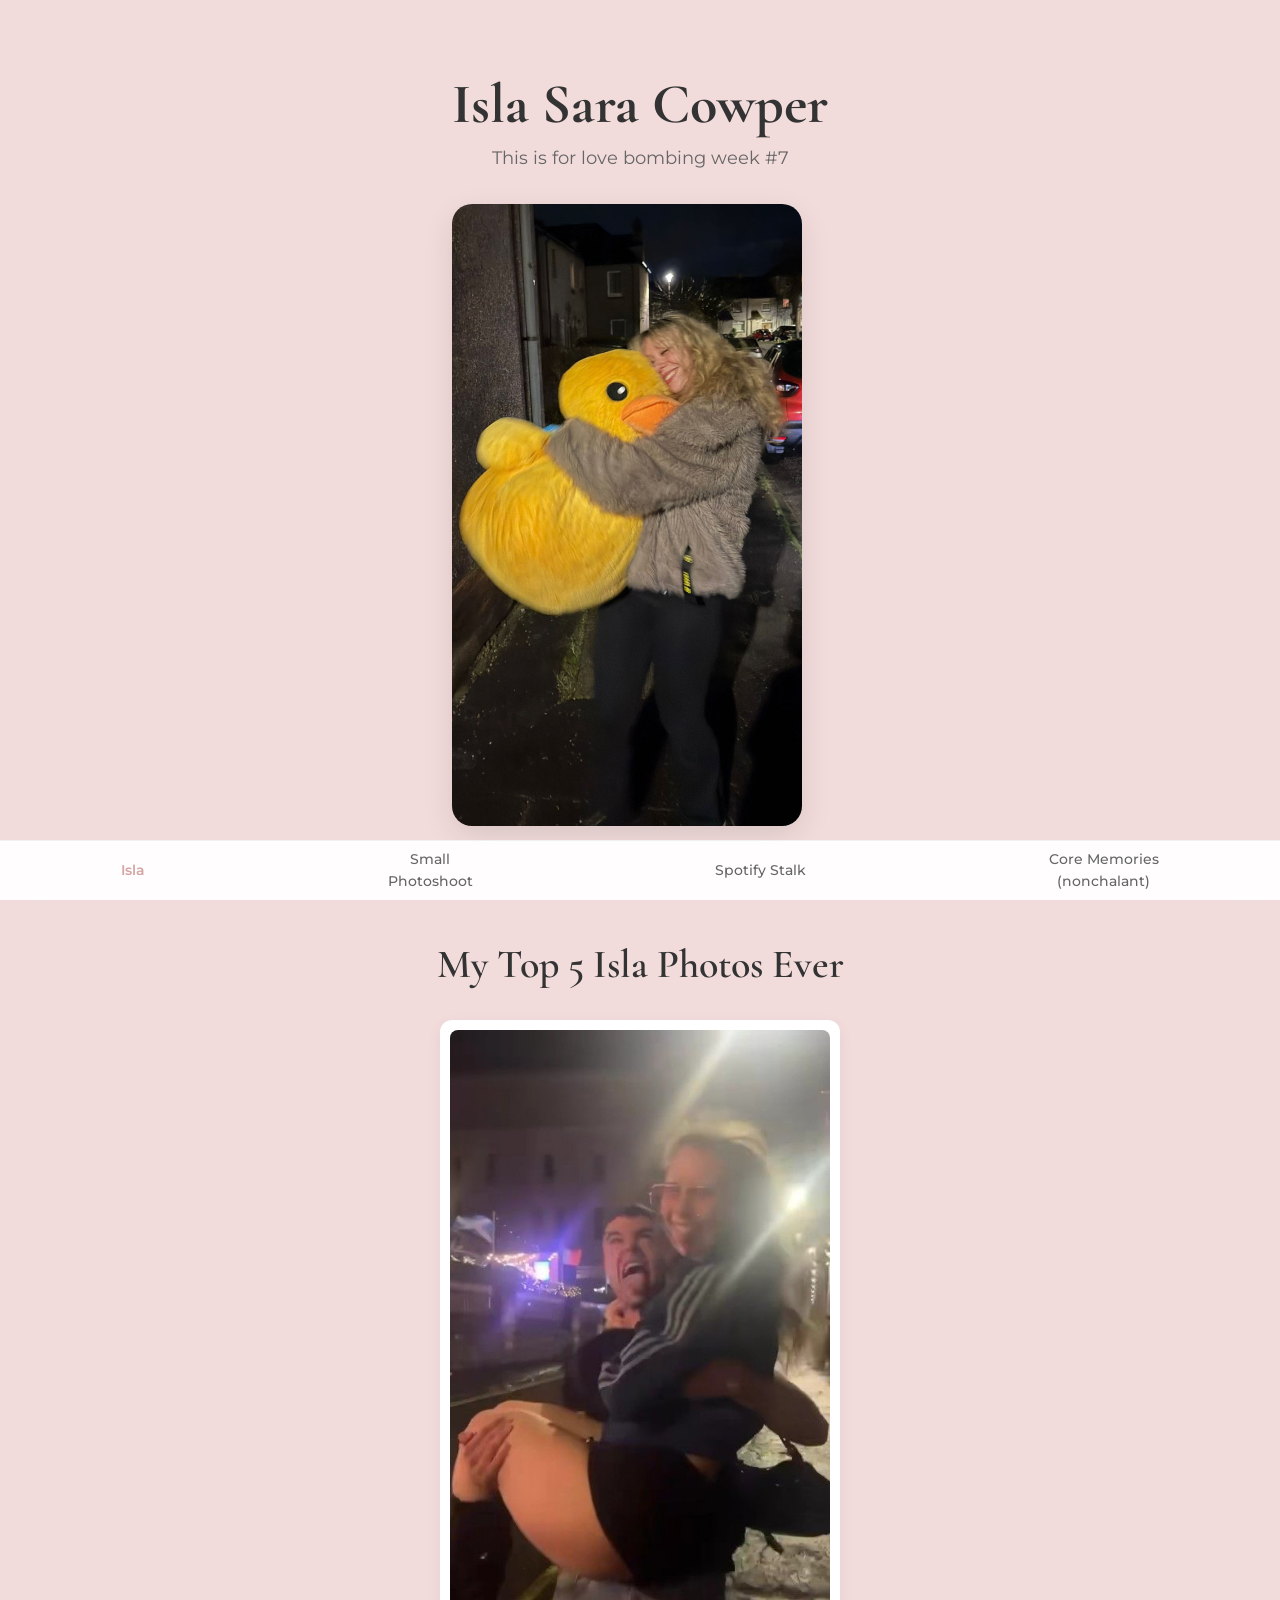
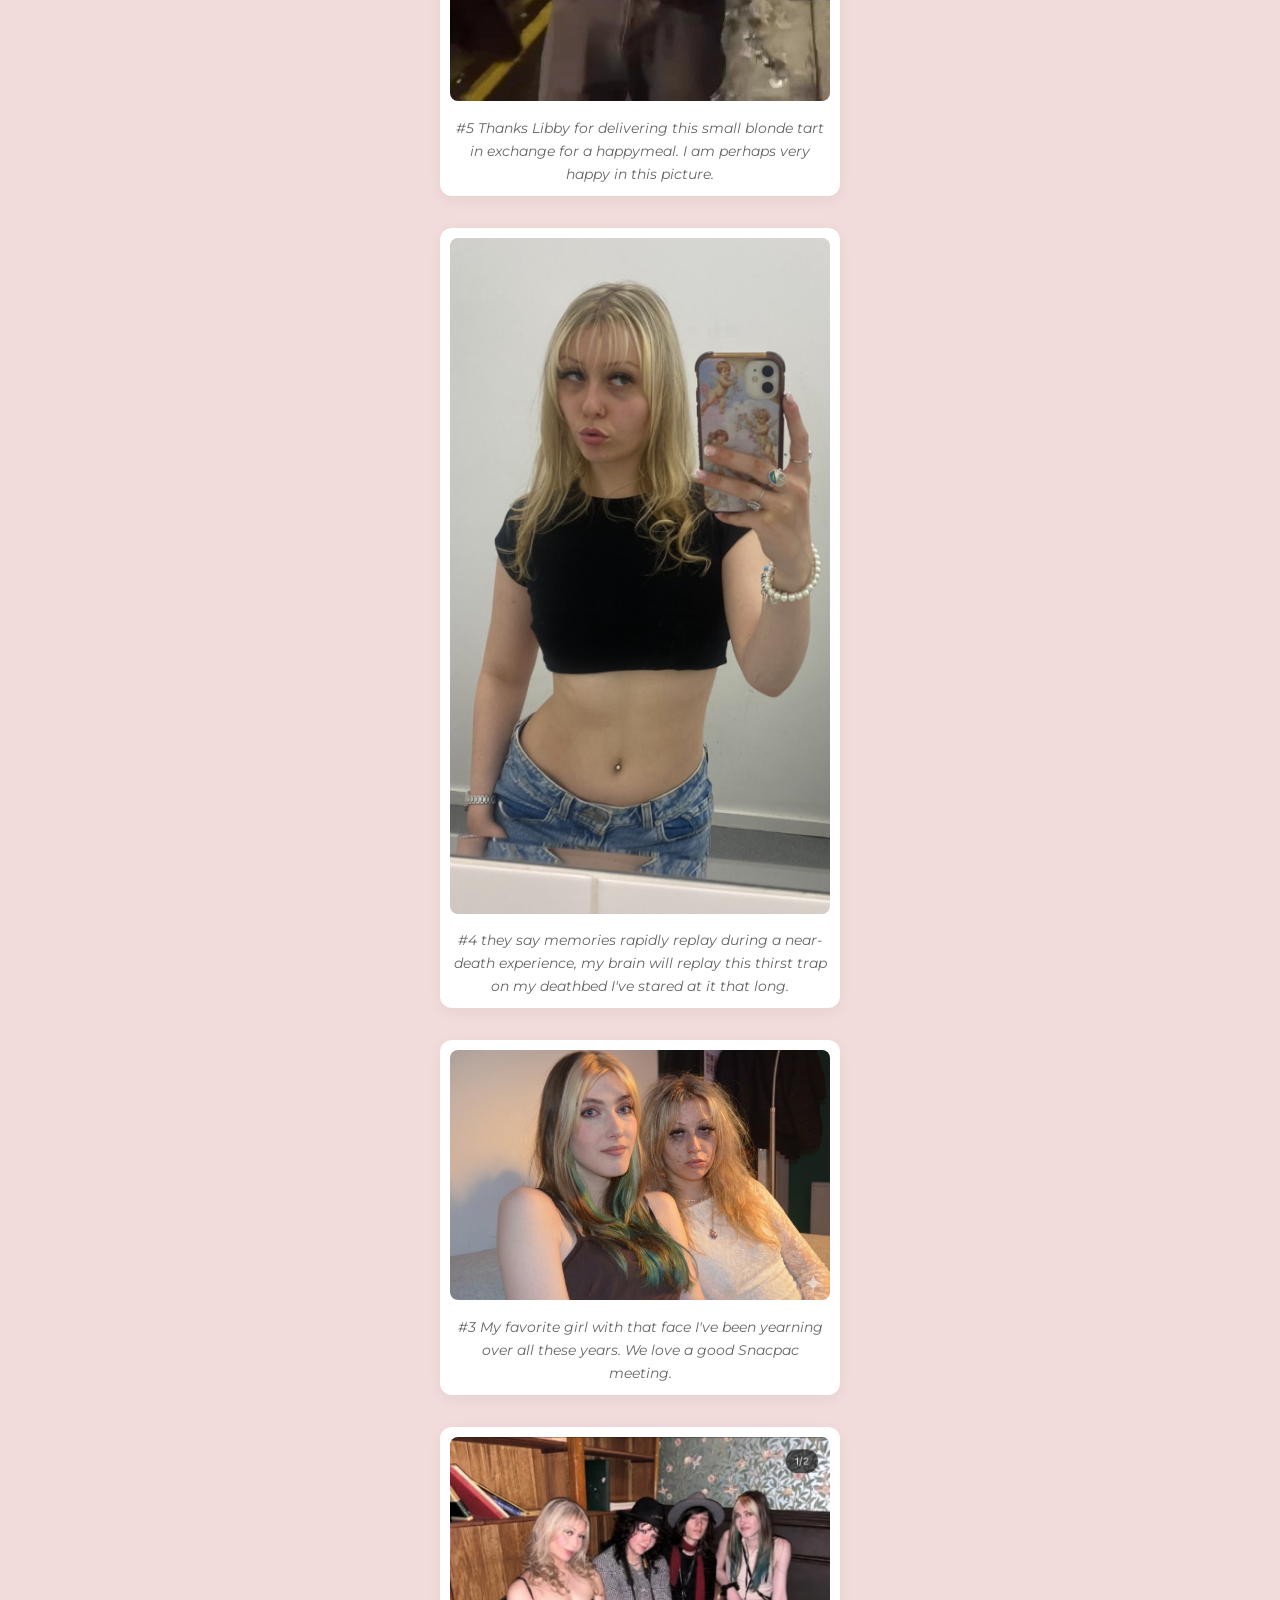
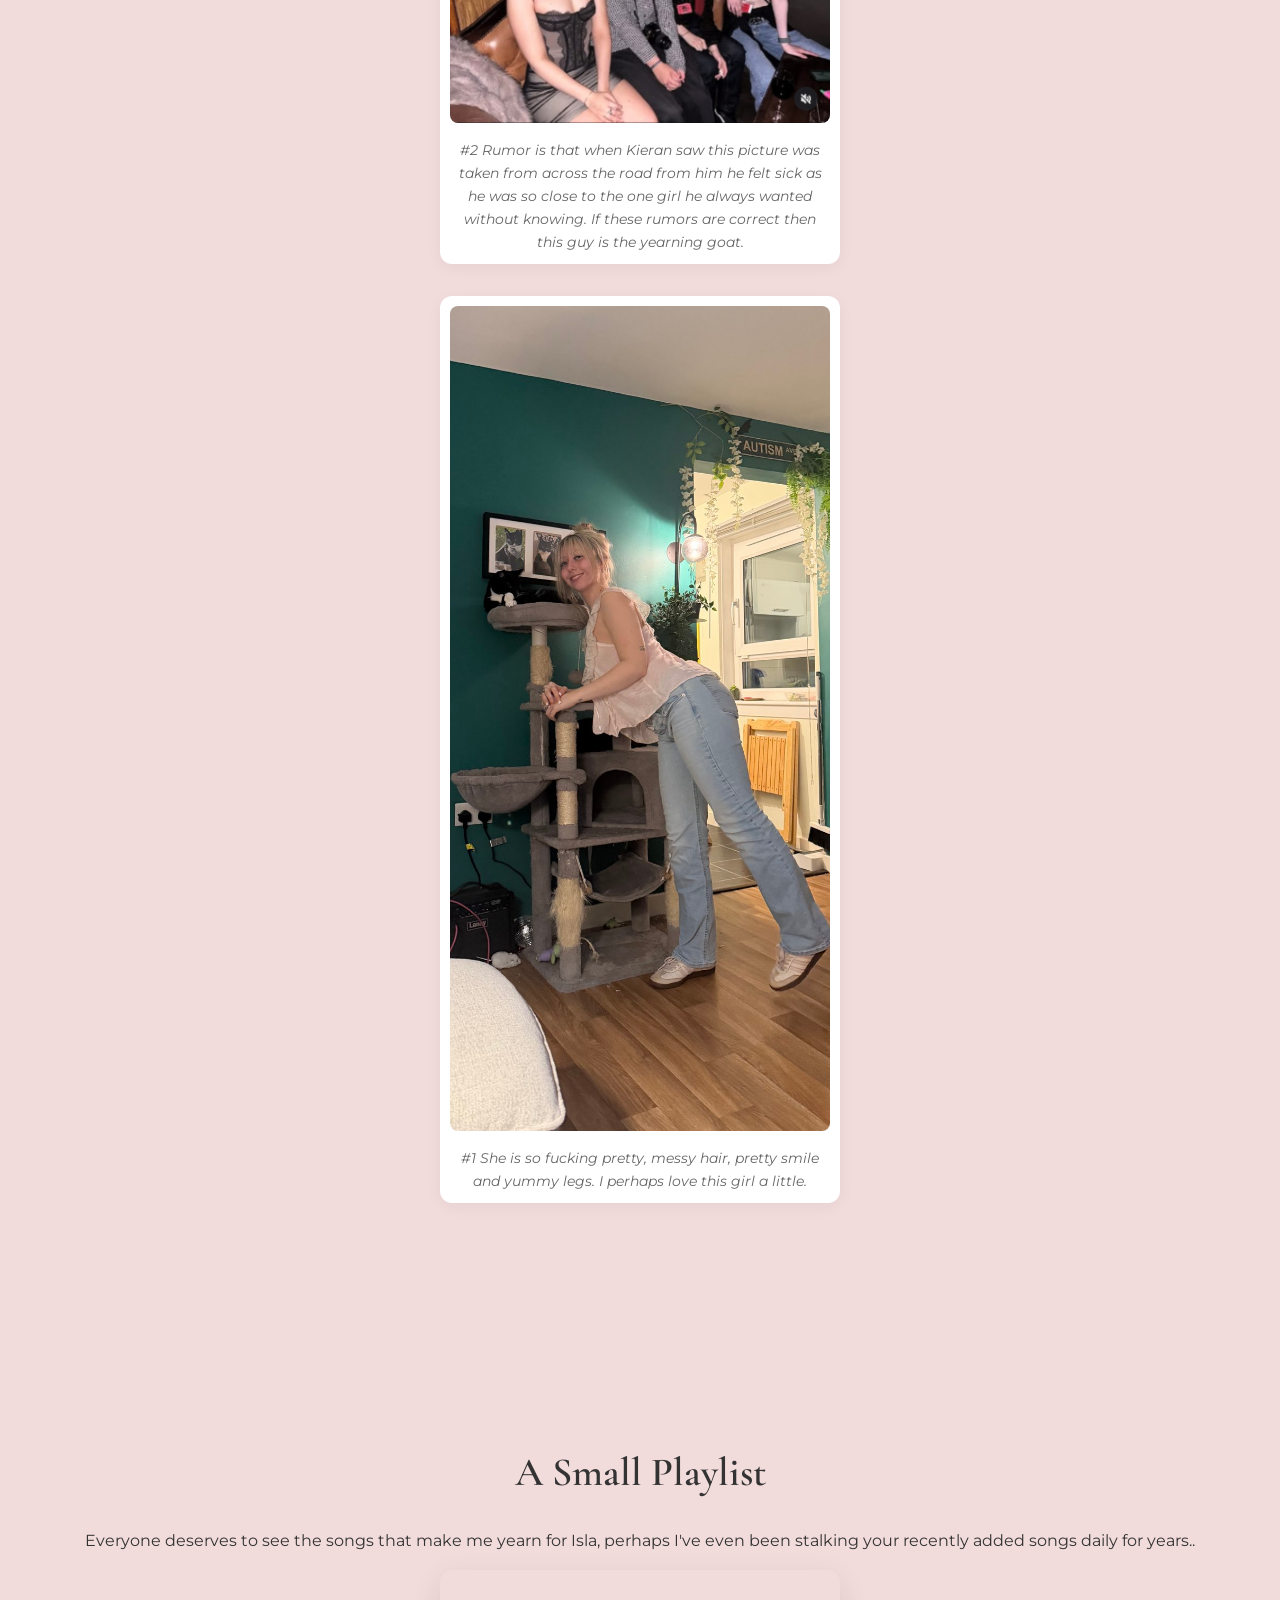
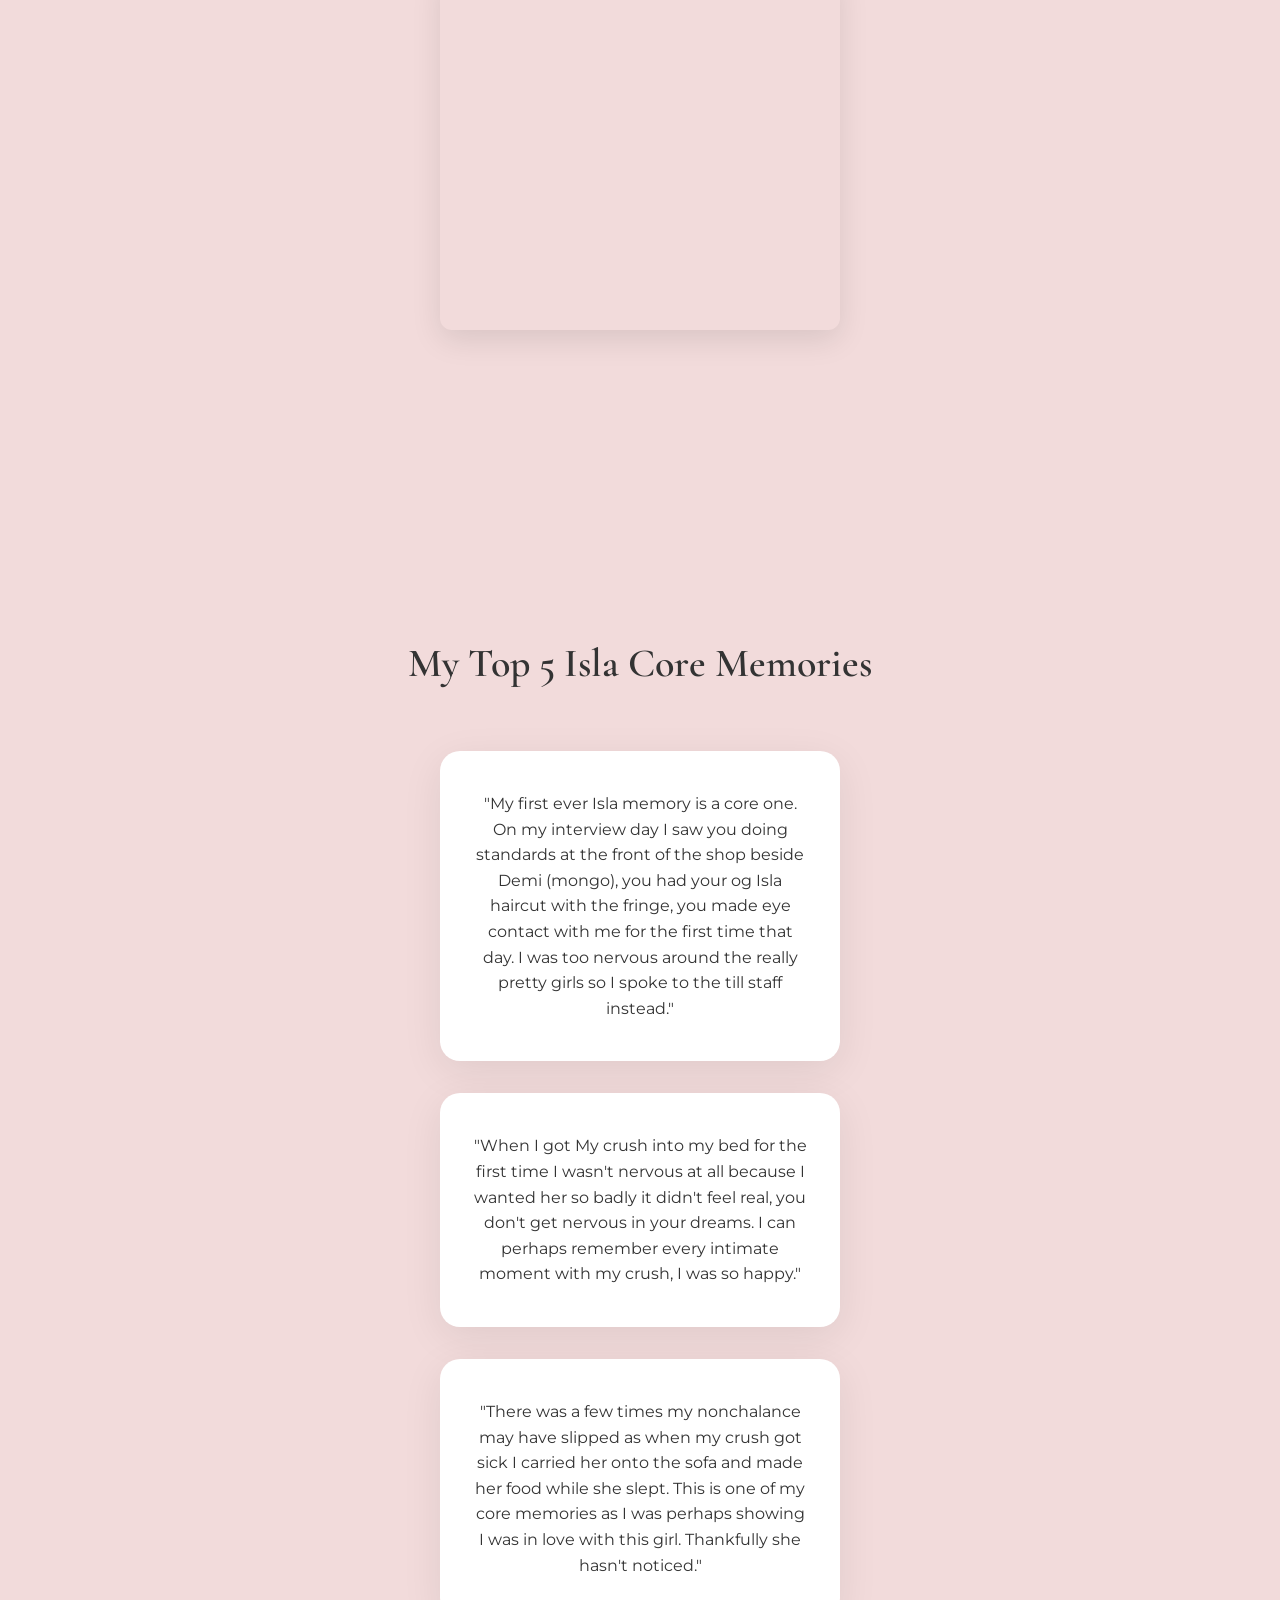
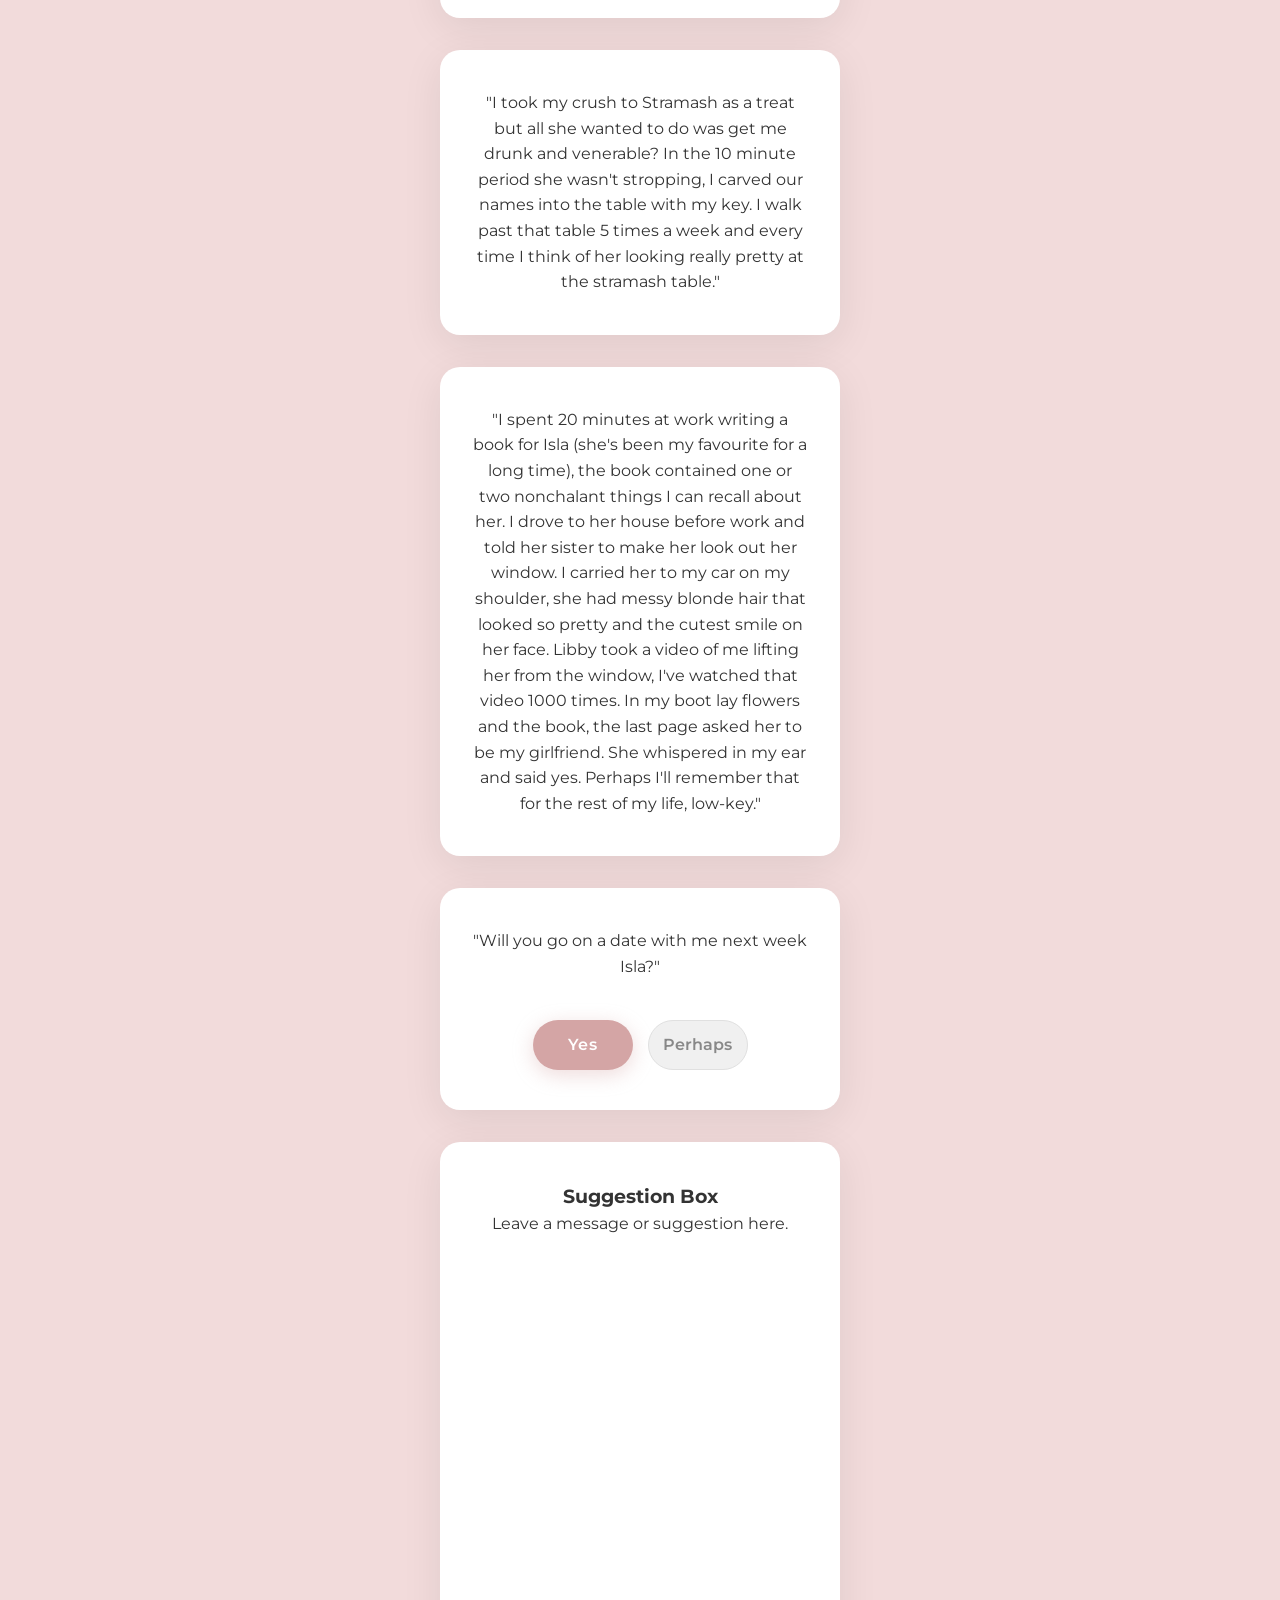
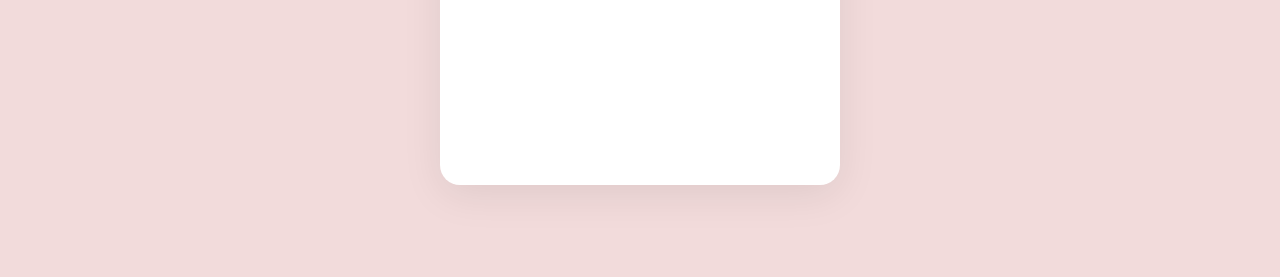
<file: index.html>
<!DOCTYPE html>
<html lang="en">
<head>
    <meta charset="UTF-8">
    <meta name="viewport" content="width=device-width, initial-scale=1.0, maximum-scale=1.0, user-scalable=no">
    <meta http-equiv="X-UA-Compatible" content="IE=edge">
    <title>Isla Official Website</title>
    <link rel="icon" type="image/png" href="images/lovebomb.jpg">
    
    <link rel="preconnect" href="https://fonts.googleapis.com">
    <link rel="preconnect" href="https://fonts.gstatic.com" crossorigin>
    <link href="https://fonts.googleapis.com/css2?family=Cormorant+Garamond:wght@400;600&family=Montserrat:wght@300;400&display=swap" rel="stylesheet">
    
    <link rel="stylesheet" href="styles.css">
</head>
<body>

    <nav class="bottom-nav">
        <a href="#home" class="nav-link active">Isla</a>
        <a href="#gallery" class="nav-link">Small<br>Photoshoot</a>
        <a href="#music" class="nav-link">Spotify Stalk</a>
        <a href="#memories" class="nav-link">Core Memories<br>(nonchalant)</a>
    </nav>

    <main>
        <section id="home" class="section">
            <div class="content-wrapper">
                <h1 class="hero-title">Isla Sara Cowper</h1>
                <p class="hero-subtitle">This is for love bombing week #7</p>
                
                <div class="hero-image-container">
                    <img src="images/isladuck.jpg" alt="my crush holding a massive fucking duck" class="hero-image">
                </div>
            </div>
        </section>

        <section id="gallery" class="section">
            <h2 class="section-title">My Top 5 Isla Photos Ever</h2>
            <div class="gallery-grid">
                <div class="gallery-item">
                    <img src="images/smalltheft.jpg" alt="6ft 4 chad lifting blonde tart">
                    <p class="caption">#5 Thanks Libby for delivering this small blonde tart in exchange for a happymeal. I am perhaps very happy in this picture.</p>
                </div>
                <div class="gallery-item">
                    <img src="images/jdmirror.jpg" alt="isla jd seflie thirst trap">
                    <p class="caption">#4 they say memories rapidly replay during a near-death experience, my brain will replay this thirst trap on my deathbed I've stared at it that long.</p>
                </div>
                <div class="gallery-item">
                    <img src="images/alyisla.png" alt="Gallery Image 3">
                    <p class="caption">#3 My favorite girl with that face I've been yearning over all these years. We love a good Snacpac meeting.</p>
                </div>
                <div class="gallery-item">
                    <img src="images/stramash.jpg" alt="Gallery Image 4">
                    <p class="caption">#2 Rumor is that when Kieran saw this picture was taken from across the road from him he felt sick as he was so close to the one girl he always wanted without knowing. If these rumors are correct then this guy is the yearning goat. </p>
                </div>                
                <div class="gallery-item">
                    <img src="images/islacat.jpg" alt="Gallery Image 5">
                    <p class="caption">#1 She is so fucking pretty, messy hair, pretty smile and yummy legs. I perhaps love this girl a little.</p>
                </div>
                
            </div>
        </section>

        <section id="music" class="section">
            <h2 class="section-title">A Small Playlist</h2>
            <p class="section-desc">Everyone deserves to see the songs that make me yearn for Isla, perhaps I've even been stalking your recently added songs daily for years..</p>
            
            <div class="spotify-wrapper">
                <iframe style="border-radius:12px" src="https://open.spotify.com/embed/playlist/5TFwnyOiFakLs2DjMdhXTZ?utm_source=generator&theme=0" width="100%" height="352" frameBorder="0" allowfullscreen="" allow="autoplay; clipboard-write; encrypted-media; fullscreen; picture-in-picture" loading="lazy"></iframe>
            </div>
        </section>

<section id="memories" class="section memories-section">
    <h2 class="section-title">My Top 5 Isla Core Memories</h2>
    
    <div class="memory-card">
        <p class="pretty-text">
            "My first ever Isla memory is a core one. On my interview day I saw you doing standards at the front of the shop beside Demi (mongo), you had your og Isla haircut with the fringe, you made eye contact with me for the first time that day. I was too nervous around the really pretty girls so I spoke to the till staff instead."
        </p>
    </div>

    <div class="memory-card">
        <p class="pretty-text">
            "When I got My crush into my bed for the first time I wasn't nervous at all because I wanted her so badly it didn't feel real, you don't get nervous in your dreams. I can perhaps remember every intimate moment with my crush, I was so happy."
        </p>
    </div>  
    
    <div class="memory-card">
        <p class="pretty-text">
            "There was a few times my nonchalance may have slipped as when my crush got sick I carried her onto the sofa and made her food while she slept. This is one of my core memories as I was perhaps showing I was in love with this girl. Thankfully she hasn't noticed."
        </p>
    </div>    
    
    <div class="memory-card">
        <p class="pretty-text">
            "I took my crush to Stramash as a treat but all she wanted to do was get me drunk and venerable? In the 10 minute period she wasn't stropping, I carved our names into the table with my key. I walk past that table 5 times a week and every time I think of her looking really pretty at the stramash table."
        </p>
    </div>    
    
    <div class="memory-card">
        <p class="pretty-text">
            "I spent 20 minutes at work writing a book for Isla (she's been my favourite for a long time), the book contained one or two nonchalant things I can recall about her. I drove to her house before work and told her sister to make her look out her window. I carried her to my car on my shoulder, she had messy blonde hair that looked so pretty and the cutest smile on her face. Libby took a video of me lifting her from the window, I've watched that video 1000 times. In my boot lay flowers and the book, the last page asked her to be my girlfriend. She whispered in my ear and said yes. Perhaps I'll remember that for the rest of my life, low-key."
        </p>
    </div>

<div class="memory-card">
    <p class="pretty-text">
        "Will you go on a date with me next week Isla?"
    </p>
    
    <div class="button-group">
        <a href="https://wa.me/447588007450?text=I%20want%20your%20seed%20Kieran%20xxx" class="action-btn heartbeat" target="_blank">Yes</a>
        <a href="https://personality.co/autism-test?gclid=Cj0KCQiAsY3LBhCwARIsAF6O6Xhry1SpaRJdK4jlKhQ_1bmuY9hE21s-BiWdizu4jAF9ZO04xh2RwXcaAp_HEALw_wcB&utm_source=google&utm_medium=cpc&utm_campaign=23296896422&utm_content=187856924334&utm_term=autistic%20test&matchtype=e&device=c&gad_source=1&gad_campaignid=23296896422&gbraid=0AAAABCDT4dwZLvpS3XqYothL0GLzj6thZ&gclid=Cj0KCQiAsY3LBhCwARIsAF6O6Xhry1SpaRJdK4jlKhQ_1bmuY9hE21s-BiWdizu4jAF9ZO04xh2RwXcaAp_HEALw_wcB" target="_blank" class="secondary-btn">Perhaps</a>
    </div>
</div>
<div class="memory-card">
    <h3 class="pretty-text">Suggestion Box</h3>
    <p class="pretty-text">Leave a message or suggestion here.</p>

    <iframe 
        src="https://docs.google.com/forms/d/e/1FAIpQLSf-Y5OJ5qmjQnOf3rG7KXqezngMjGFxWHJzExjQ8antVhWrrg/viewform?embedded=true" 
        width="100%" 
        height="500" 
        frameborder="0" 
        marginheight="0" 
        marginwidth="0">
        Loading…
    </iframe>
</section>
    </main>

    <script src="script.js"></script>
</body>
</html>
</file>
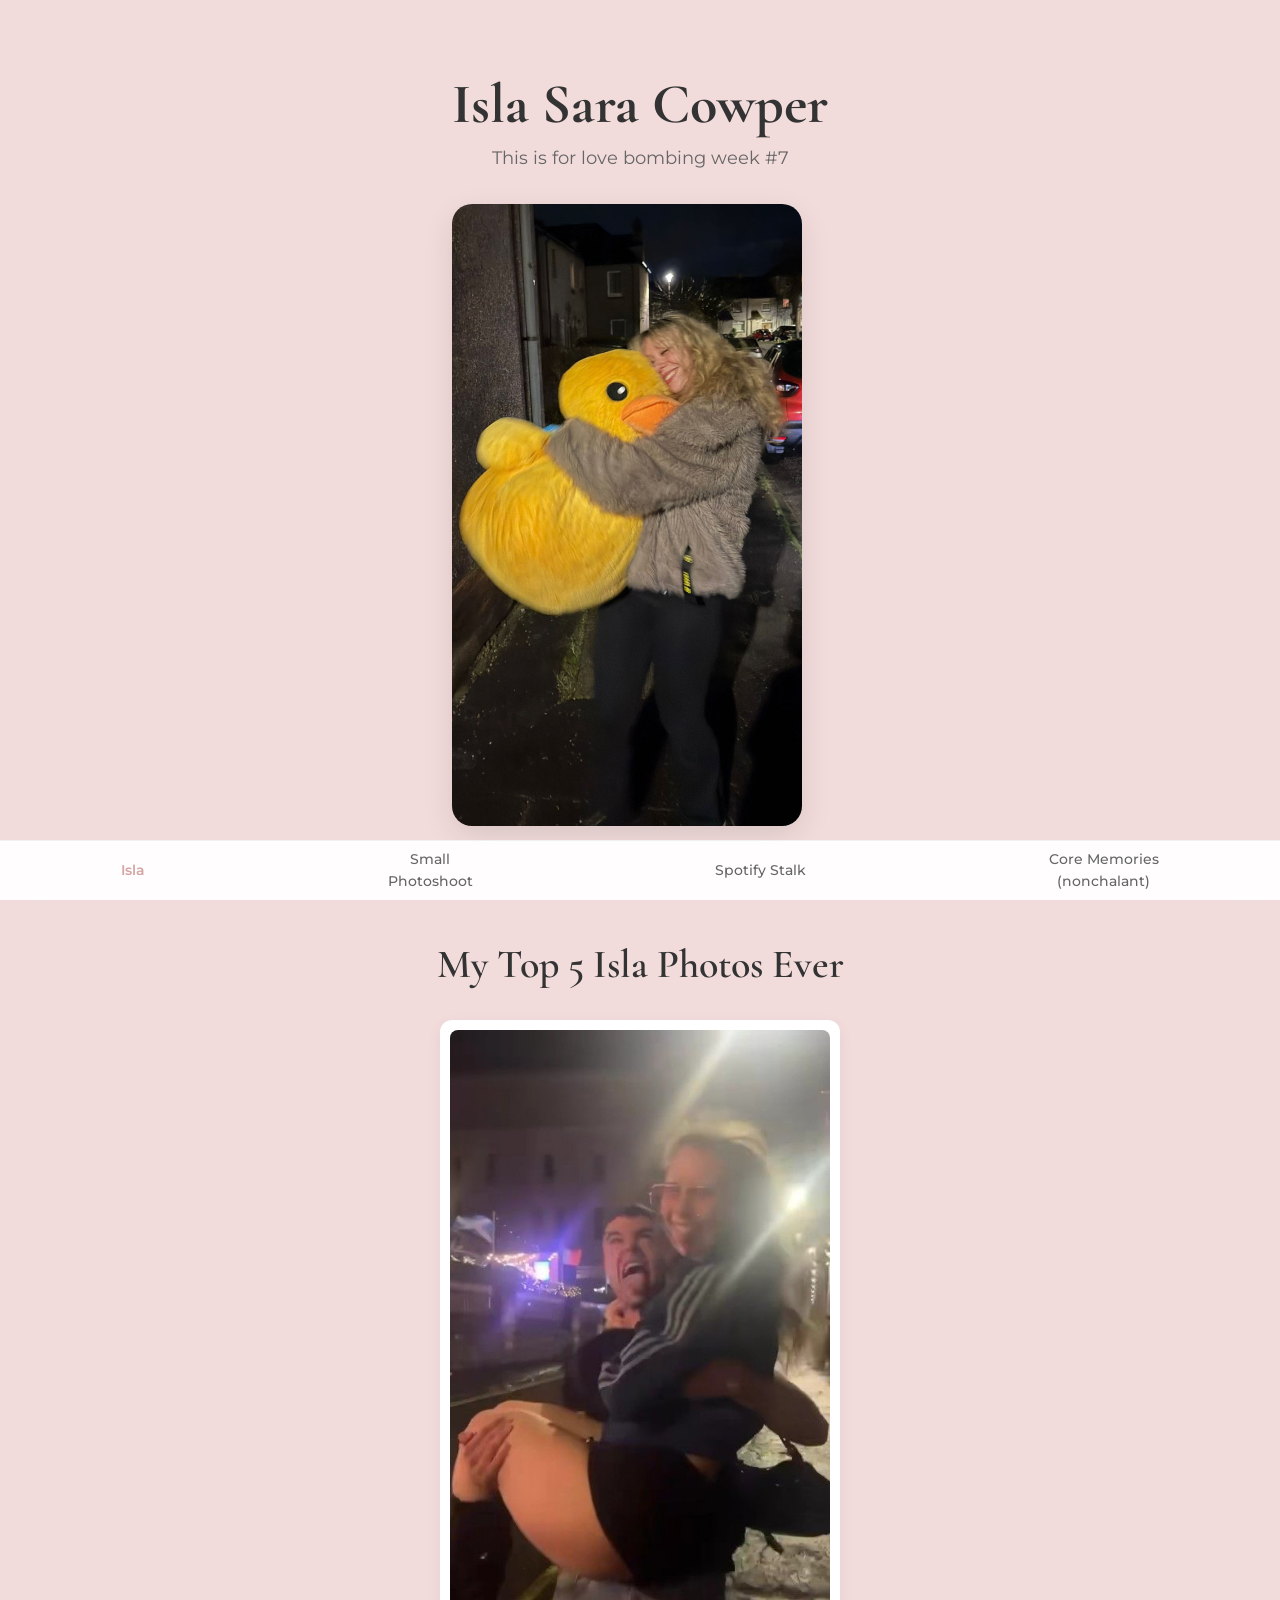
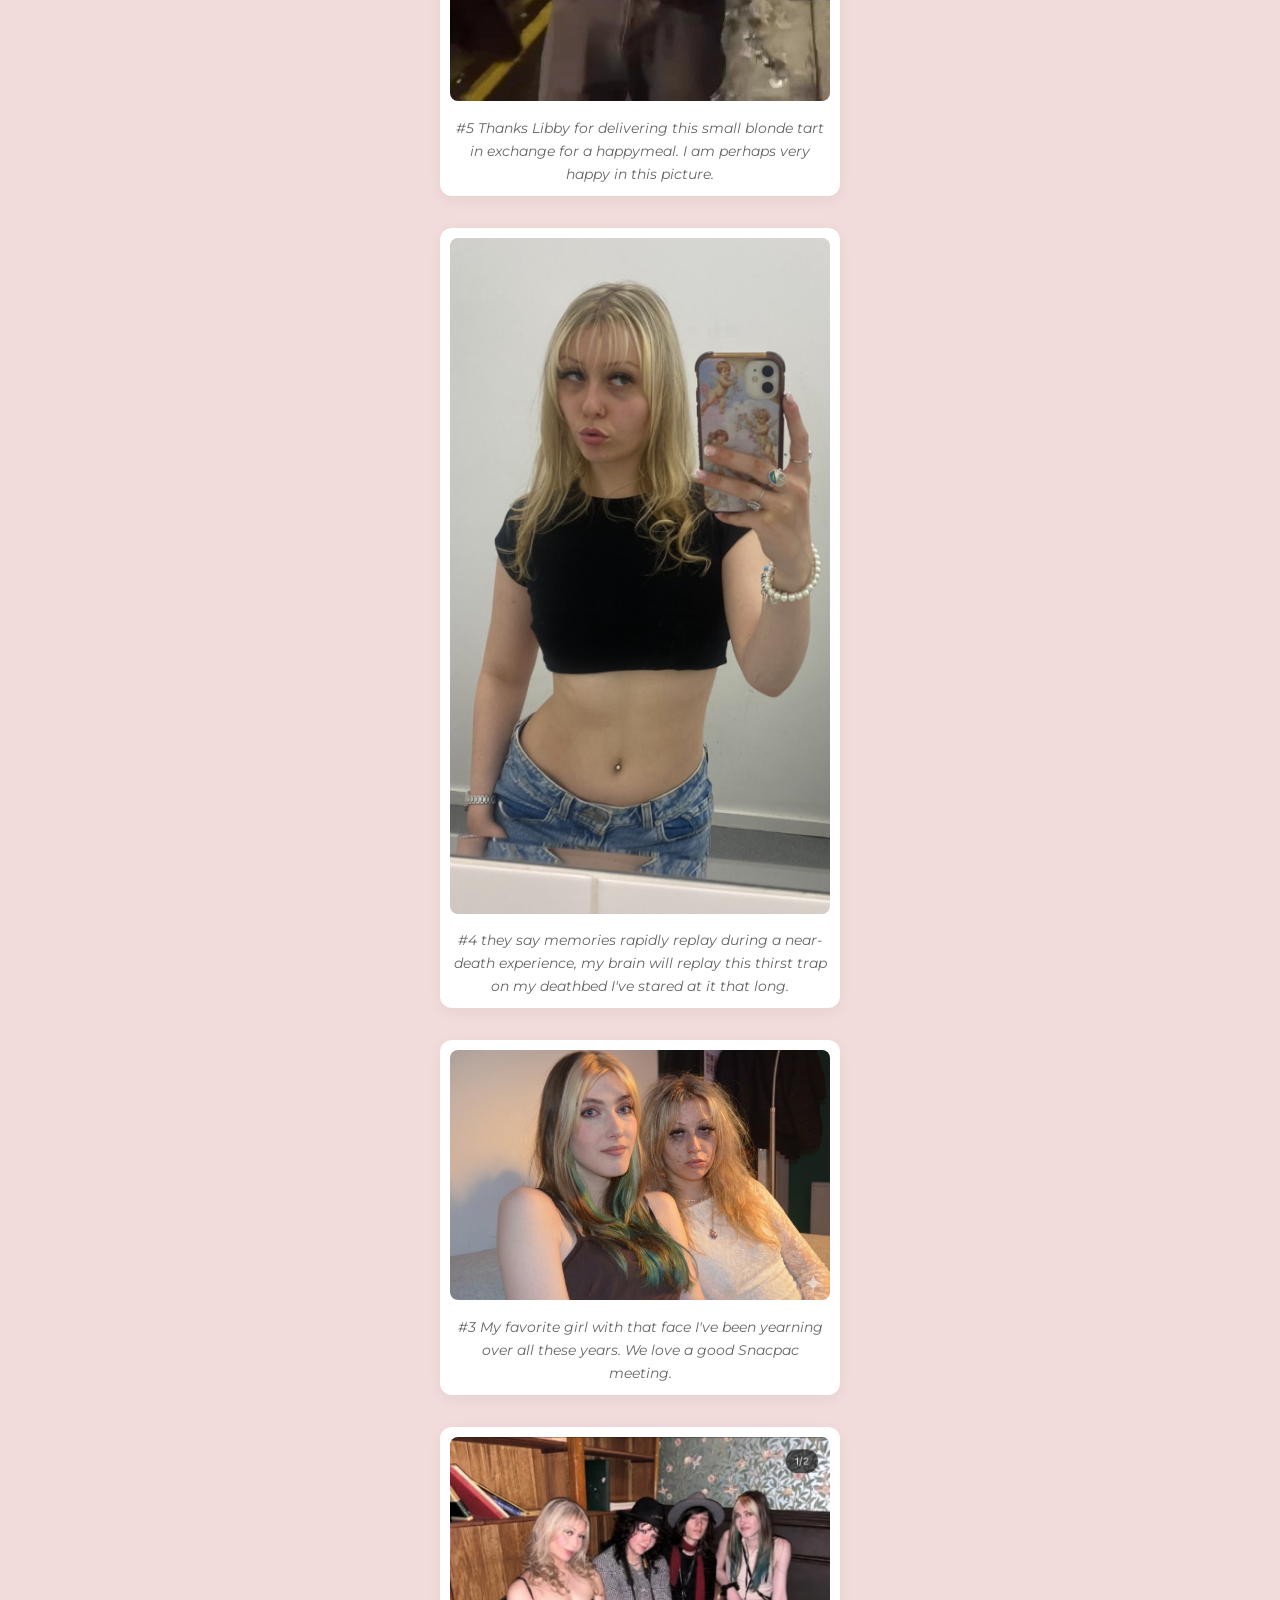
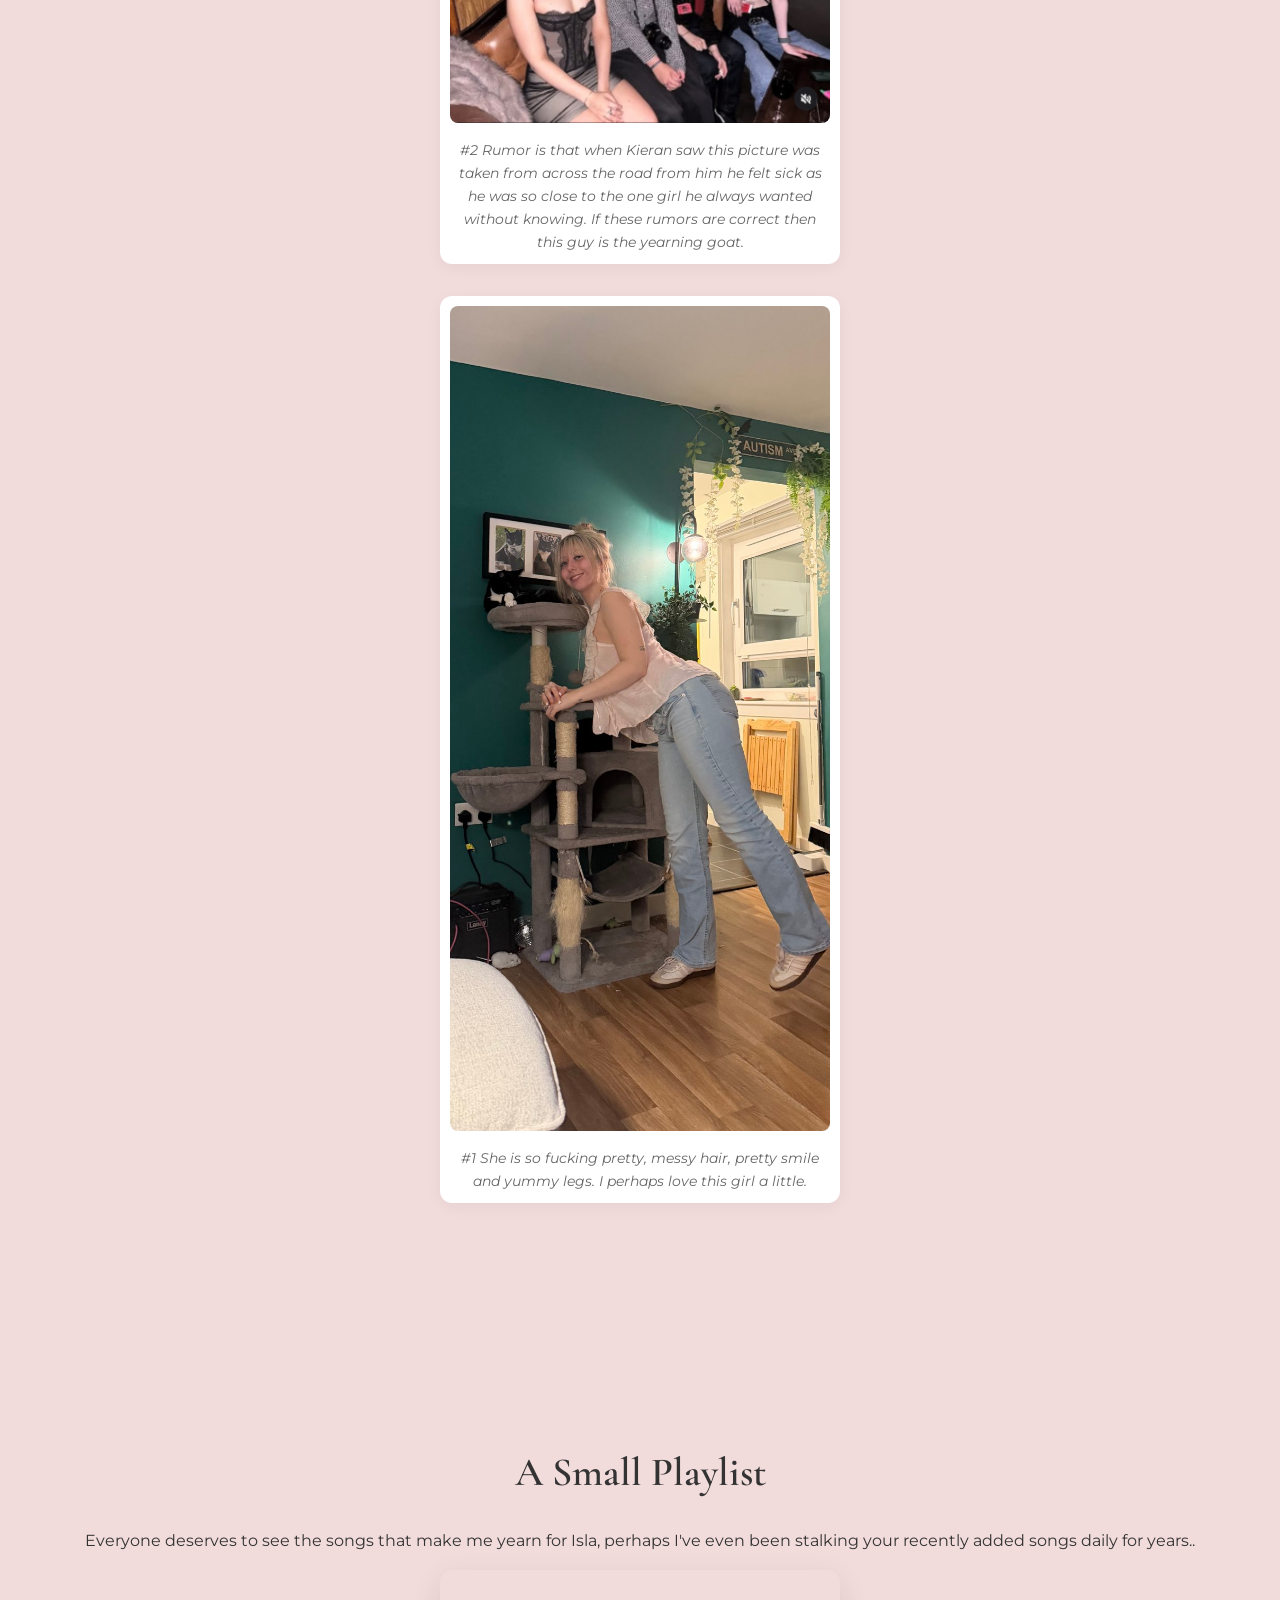
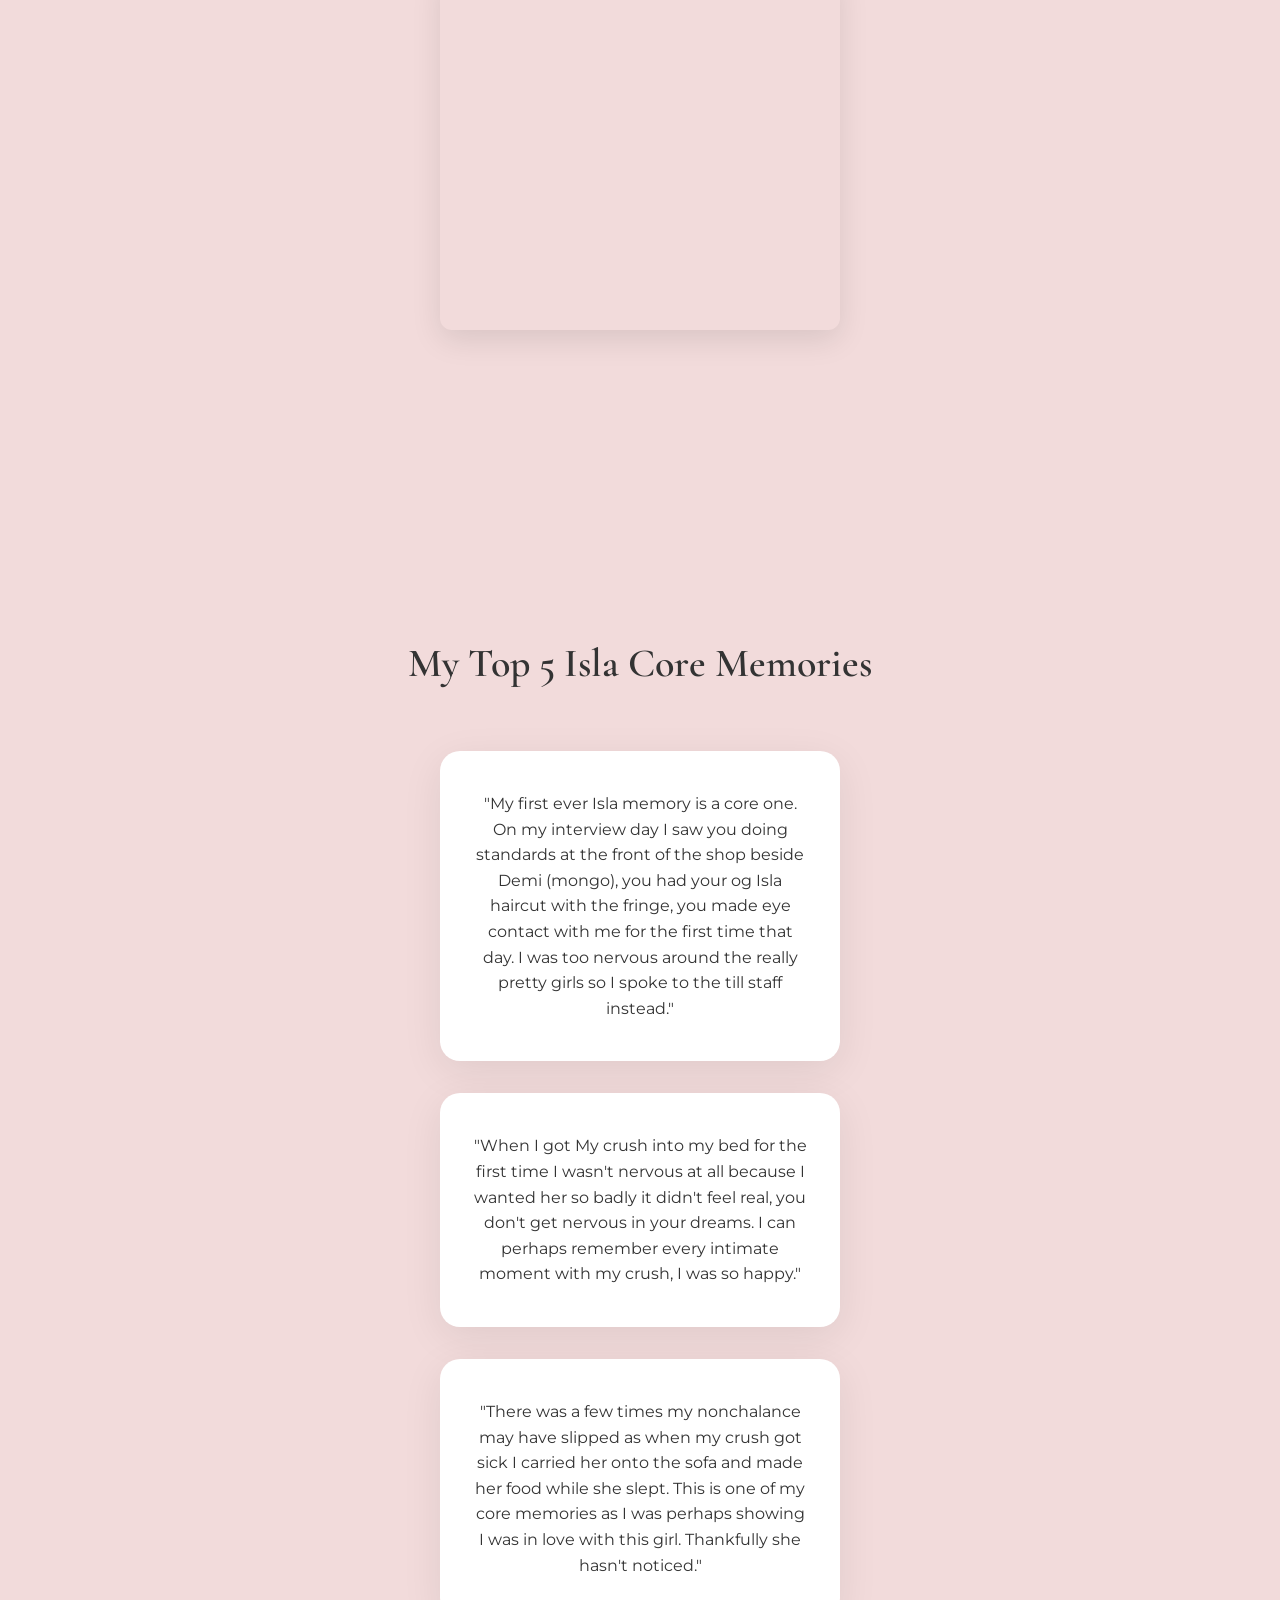
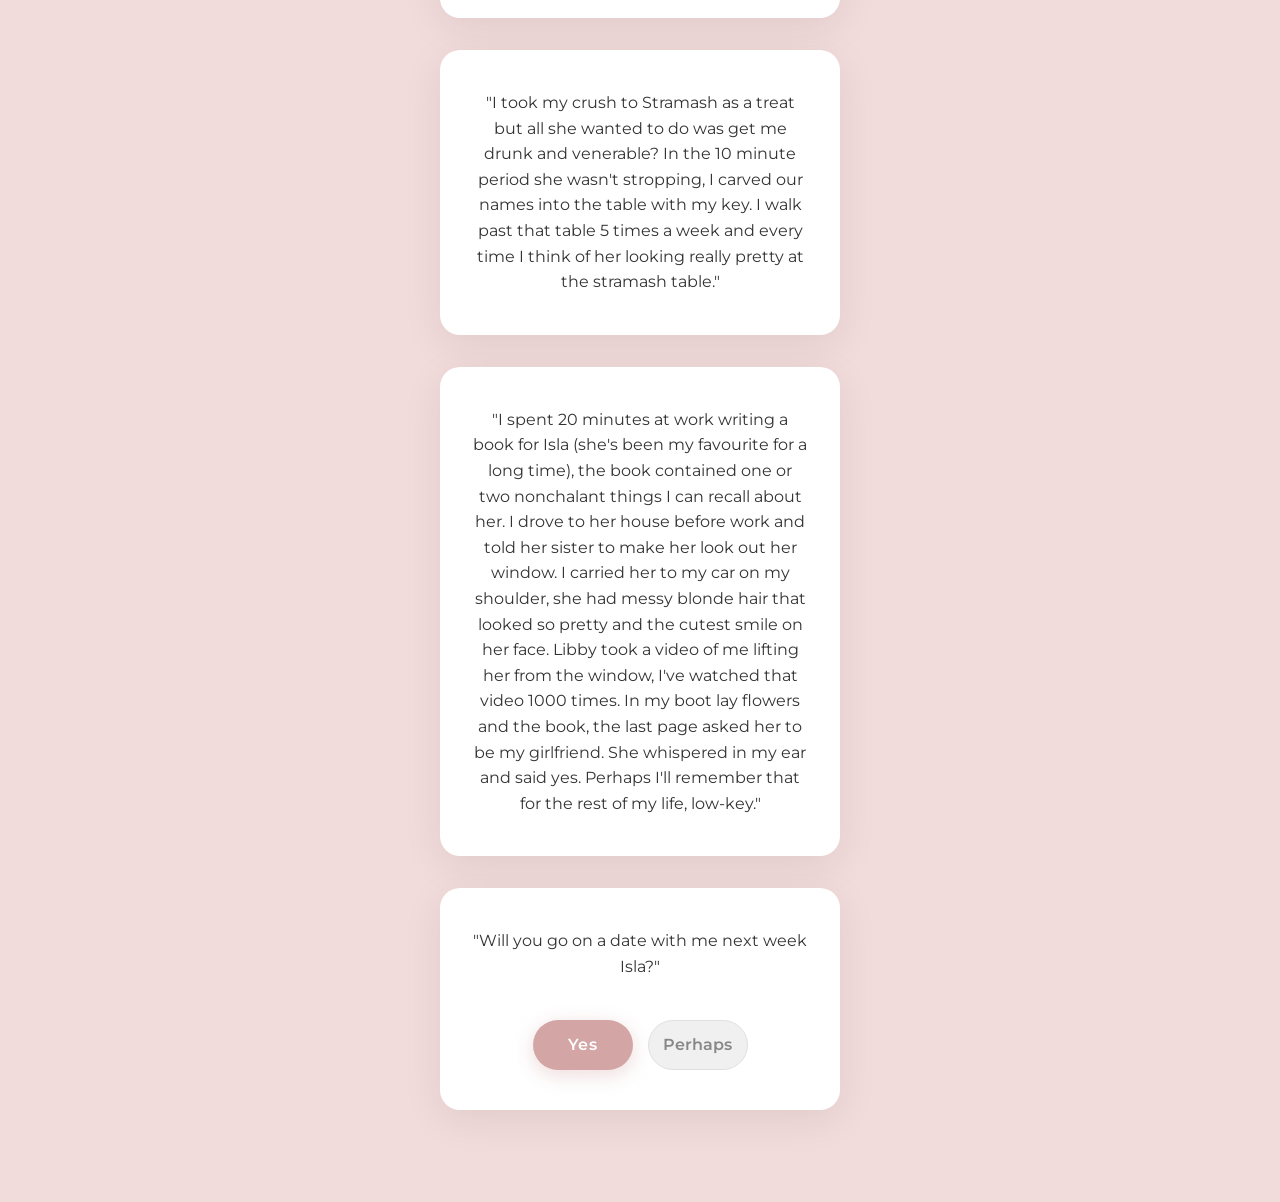
<file: website/isla/index.html>
<!DOCTYPE html>
<html lang="en">
<head>
    <meta charset="UTF-8">
    <meta name="viewport" content="width=device-width, initial-scale=1.0, maximum-scale=1.0, user-scalable=no">
    <meta http-equiv="X-UA-Compatible" content="IE=edge">
    <title>Isla Official Website</title>
    <link rel="icon" type="image/png" href="images/lovebomb.jpg">
    
    <link rel="preconnect" href="https://fonts.googleapis.com">
    <link rel="preconnect" href="https://fonts.gstatic.com" crossorigin>
    <link href="https://fonts.googleapis.com/css2?family=Cormorant+Garamond:wght@400;600&family=Montserrat:wght@300;400&display=swap" rel="stylesheet">
    
    <link rel="stylesheet" href="styles.css">
</head>
<body>

    <nav class="bottom-nav">
        <a href="#home" class="nav-link active">Isla</a>
        <a href="#gallery" class="nav-link">Small<br>Photoshoot</a>
        <a href="#music" class="nav-link">Spotify Stalk</a>
        <a href="#memories" class="nav-link">Core Memories<br>(nonchalant)</a>
    </nav>

    <main>
        <section id="home" class="section">
            <div class="content-wrapper">
                <h1 class="hero-title">Isla Sara Cowper</h1>
                <p class="hero-subtitle">This is for love bombing week #7</p>
                
                <div class="hero-image-container">
                    <img src="images/isladuck.jpg" alt="my crush holding a massive fucking duck" class="hero-image">
                </div>
            </div>
        </section>

        <section id="gallery" class="section">
            <h2 class="section-title">My Top 5 Isla Photos Ever</h2>
            <div class="gallery-grid">
                <div class="gallery-item">
                    <img src="images/smalltheft.jpg" alt="6ft 4 chad lifting blonde tart">
                    <p class="caption">#5 Thanks Libby for delivering this small blonde tart in exchange for a happymeal. I am perhaps very happy in this picture.</p>
                </div>
                <div class="gallery-item">
                    <img src="images/jdmirror.jpg" alt="isla jd seflie thirst trap">
                    <p class="caption">#4 they say memories rapidly replay during a near-death experience, my brain will replay this thirst trap on my deathbed I've stared at it that long.</p>
                </div>
                <div class="gallery-item">
                    <img src="images/alyisla.png" alt="Gallery Image 3">
                    <p class="caption">#3 My favorite girl with that face I've been yearning over all these years. We love a good Snacpac meeting.</p>
                </div>
                <div class="gallery-item">
                    <img src="images/stramash.jpg" alt="Gallery Image 4">
                    <p class="caption">#2 Rumor is that when Kieran saw this picture was taken from across the road from him he felt sick as he was so close to the one girl he always wanted without knowing. If these rumors are correct then this guy is the yearning goat. </p>
                </div>                
                <div class="gallery-item">
                    <img src="images/islacat.jpg" alt="Gallery Image 5">
                    <p class="caption">#1 She is so fucking pretty, messy hair, pretty smile and yummy legs. I perhaps love this girl a little.</p>
                </div>
                
            </div>
        </section>

        <section id="music" class="section">
            <h2 class="section-title">A Small Playlist</h2>
            <p class="section-desc">Everyone deserves to see the songs that make me yearn for Isla, perhaps I've even been stalking your recently added songs daily for years..</p>
            
            <div class="spotify-wrapper">
                <iframe style="border-radius:12px" src="https://open.spotify.com/embed/playlist/5TFwnyOiFakLs2DjMdhXTZ?utm_source=generator&theme=0" width="100%" height="352" frameBorder="0" allowfullscreen="" allow="autoplay; clipboard-write; encrypted-media; fullscreen; picture-in-picture" loading="lazy"></iframe>
            </div>
        </section>

<section id="memories" class="section memories-section">
    <h2 class="section-title">My Top 5 Isla Core Memories</h2>
    
    <div class="memory-card">
        <p class="pretty-text">
            "My first ever Isla memory is a core one. On my interview day I saw you doing standards at the front of the shop beside Demi (mongo), you had your og Isla haircut with the fringe, you made eye contact with me for the first time that day. I was too nervous around the really pretty girls so I spoke to the till staff instead."
        </p>
    </div>

    <div class="memory-card">
        <p class="pretty-text">
            "When I got My crush into my bed for the first time I wasn't nervous at all because I wanted her so badly it didn't feel real, you don't get nervous in your dreams. I can perhaps remember every intimate moment with my crush, I was so happy."
        </p>
    </div>  
    
    <div class="memory-card">
        <p class="pretty-text">
            "There was a few times my nonchalance may have slipped as when my crush got sick I carried her onto the sofa and made her food while she slept. This is one of my core memories as I was perhaps showing I was in love with this girl. Thankfully she hasn't noticed."
        </p>
    </div>    
    
    <div class="memory-card">
        <p class="pretty-text">
            "I took my crush to Stramash as a treat but all she wanted to do was get me drunk and venerable? In the 10 minute period she wasn't stropping, I carved our names into the table with my key. I walk past that table 5 times a week and every time I think of her looking really pretty at the stramash table."
        </p>
    </div>    
    
    <div class="memory-card">
        <p class="pretty-text">
            "I spent 20 minutes at work writing a book for Isla (she's been my favourite for a long time), the book contained one or two nonchalant things I can recall about her. I drove to her house before work and told her sister to make her look out her window. I carried her to my car on my shoulder, she had messy blonde hair that looked so pretty and the cutest smile on her face. Libby took a video of me lifting her from the window, I've watched that video 1000 times. In my boot lay flowers and the book, the last page asked her to be my girlfriend. She whispered in my ear and said yes. Perhaps I'll remember that for the rest of my life, low-key."
        </p>
    </div>

<div class="memory-card">
    <p class="pretty-text">
        "Will you go on a date with me next week Isla?"
    </p>
    
    <div class="button-group">
        <a href="https://wa.me/447588007450?text=I%20want%20your%20seed%20Kieran%20xxx" class="action-btn heartbeat" target="_blank">Yes</a>
        <a href="https://personality.co/autism-test?gclid=Cj0KCQiAsY3LBhCwARIsAF6O6Xhry1SpaRJdK4jlKhQ_1bmuY9hE21s-BiWdizu4jAF9ZO04xh2RwXcaAp_HEALw_wcB&utm_source=google&utm_medium=cpc&utm_campaign=23296896422&utm_content=187856924334&utm_term=autistic%20test&matchtype=e&device=c&gad_source=1&gad_campaignid=23296896422&gbraid=0AAAABCDT4dwZLvpS3XqYothL0GLzj6thZ&gclid=Cj0KCQiAsY3LBhCwARIsAF6O6Xhry1SpaRJdK4jlKhQ_1bmuY9hE21s-BiWdizu4jAF9ZO04xh2RwXcaAp_HEALw_wcB" target="_blank" class="secondary-btn">Perhaps</a>
    </div>
</div>
</section>
    </main>

    <script src="script.js"></script>
</body>
</html>
</file>
<file: styles.css>
/* --- CSS Reset & Variables --- */
:root {
    --bg-color: #f2dbdb;
    --text-primary: #333333;
    --text-secondary: #666666;
    --accent-color: #D4A5A5;   /* pink */
    --font-heading: 'Cormorant Garamond', serif;
    --font-body: 'Montserrat', sans-serif;
    --nav-height: 60px;
}

* {
    margin: 0;
    padding: 0;
    box-sizing: border-box;
}

html {
    scroll-behavior: smooth;
}

body {
    background-color: var(--bg-color);
    font-family: var(--font-body);
    color: var(--text-primary);
    line-height: 1.6;
    padding-bottom: var(--nav-height); /* Space for bottom nav */
}

/* --- nav bar styling --- */
.bottom-nav {
    position: fixed;
    bottom: 0;
    left: 0;
    width: 100%;
    height: var(--nav-height);
    background: rgba(255, 255, 255, 0.95);
    backdrop-filter: blur(20px);
    display: flex;
    justify-content: space-around;
    align-items: center;
    text-align: center;
    border-top: 1px solid rgba(0,0,0,0.05);
    z-index: 1000;
}

.nav-link {
    text-decoration: none;
    color: var(--text-secondary);
    font-size: 0.85rem;
    font-weight: 500;
    transition: color 0.5s ease;
}

.nav-link.active {
    color: var(--accent-color);
    font-weight: 600;
}

/* --- Layout & Sections --- */
.section {
    min-height: 100vh;
    padding: 2rem 1.5rem;
    display: flex;
    flex-direction: column;
    justify-content: center;
    text-align: center;
    align-items: center;
    opacity: 0; /* Hidden initially for fade-in animation */
    transform: translateY(20px);
    transition: all 0.8s ease-out;
}

.section.visible {
    opacity: 1;
    transform: translateY(0);
}

.section-title {
    font-family: var(--font-heading);
    font-size: 2.5rem;
    font-weight: 600;
    margin-bottom: 1.5rem;
    text-align: center;
}

/* --- Home Section --- */
.hero-title {
    font-family: var(--font-heading);
    font-size: 3.5rem;
    line-height: 1.1;
    margin-bottom: 0.5rem;
    text-align: center;
}

.hero-subtitle {
    font-size: 1.1rem;
    color: var(--text-secondary);
    text-align: center;
    margin-bottom: 2rem;
}

.hero-image-container {
    width: 100%;
    max-width: 350px;
    border-radius: 20px;
    overflow: hidden;
    box-shadow: 0 10px 30px rgba(0,0,0,0.1);
}

.hero-image {
    width: 100%;
    height: auto;
    display: block;
}

/* --- Gallery Section --- */
.gallery-grid {
    display: grid;
    grid-template-columns: 1fr;
    gap: 2rem;
    width: 100%;
    max-width: 400px;
}

.gallery-item {
    background: white;
    padding: 10px;
    border-radius: 12px;
    box-shadow: 0 4px 15px rgba(0,0,0,0.05);
}

.gallery-item img {
    width: 100%;
    border-radius: 8px;
    margin-bottom: 0.5rem;
}

.caption {
    font-size: 0.9rem;
    color: var(--text-secondary);
    text-align: center;
    font-style: italic;
}

/* --- Music Section --- */
.spotify-wrapper {
    width: 100%;
    max-width: 400px;
    margin-top: 1rem;
    box-shadow: 0 10px 30px rgba(0,0,0,0.1);
    border-radius: 12px;
}

/* --- core memories styling --- */
/* 1. Add spacing to the whole section container */
.memories-section {
    /* This ensures the title and boxes have a gap between them */
    gap: 2rem; 
    
    /* If the content is tall, allow it to scroll naturally instead of forcing center */
    justify-content: flex-start;
    padding-top: 6rem; /* Extra space at top since we aren't centering vertically anymore */
    height: auto; /* Allow section to grow if text is long */
    min-height: 100vh;
}

/* 2. Update the card style to look good in a stack */
.memory-card {
    background: white;
    padding: 2.5rem 2rem; /* Slightly smaller padding for mobile list */
    border-radius: 20px;
    box-shadow: 0 10px 40px rgba(0,0,0,0.08);
    text-align: center;
    width: 100%;
    max-width: 400px;
    
    /* Optional: A subtle animation when she scrolls to each one */
    transition: transform 0.3s ease;
}

/* Optional: Make cards "lift" slightly if she taps/hovers */
.memory-card:active, .memory-card:hover {
    transform: translateY(-5px);
}

/* --- Action Button Styles --- */
.action-btn {
    display: inline-block; /* Allows padding/margin to work */
    margin-top: 2rem;      /* Space between text and button */
    padding: 14px 35px;    /* Nice big touch target */
    background-color: var(--accent-color);
    color: white;
    text-decoration: none;
    border-radius: 50px;   /* Makes it fully rounded (pill shape) */
    font-weight: 600;
    font-size: 1rem;
    letter-spacing: 0.5px;
    box-shadow: 0 5px 20px rgba(212, 165, 165, 0.4); /* Soft glow matching accent */
    transition: transform 0.2s ease, box-shadow 0.2s ease;
}

/* Interaction Effects */
.action-btn:hover {
    box-shadow: 0 8px 25px rgba(212, 165, 165, 0.6);
    transform: translateY(-2px);
}

.action-btn:active {
    transform: scale(0.98); /* Slight shrink effect when tapped */
    box-shadow: 0 2px 10px rgba(212, 165, 165, 0.4);
}

/* --- Balanced Button Group --- */
.button-group {
    display: flex;
    justify-content: center;
    align-items: center;
    gap: 15px;
    margin-top: 2.5rem;
}

/* Base style for both buttons to ensure they match */
.action-btn.heartbeat, 
.secondary-btn {
    display: inline-flex;    /* Centering text inside */
    justify-content: center;
    align-items: center;
    min-width: 100px;        /* Forces them to be the same width */
    height: 50px;            /* Forces them to be the same height */
    border-radius: 50px;
    text-decoration: none;
    margin-top: 0px;
    font-weight: 600;
    font-size: 1rem;
    transition: all 0.3s ease;
}

/* Specifics for the Yes Button */
.action-btn.heartbeat {
    background-color: var(--accent-color);
    color: white;
    box-shadow: 0 5px 20px rgba(212, 165, 165, 0.4);
    animation: heartbeat 1.5s infinite;
}

/* Specifics for the No Button */
.secondary-btn {
    background-color: #f0f0f0; 
    color: #888;
    border: 1px solid #e0e0e0; /* Added a subtle border for depth */
}

.secondary-btn:hover {
    background-color: #e0e0e0;
}

/* --- Heartbeat Animation Keyframes --- */
@keyframes heartbeat {
    0% {
        transform: scale(1);
    }
    14% {
        transform: scale(1.05);
    }
    28% {
        transform: scale(1);
    }
    42% {
        transform: scale(1.05);
    }
    70% {
        transform: scale(1);
    }
}
</file>
<file: website/isla/styles.css>
/* --- CSS Reset & Variables --- */
:root {
    --bg-color: #f2dbdb;
    --text-primary: #333333;
    --text-secondary: #666666;
    --accent-color: #D4A5A5;   /* pink */
    --font-heading: 'Cormorant Garamond', serif;
    --font-body: 'Montserrat', sans-serif;
    --nav-height: 60px;
}

* {
    margin: 0;
    padding: 0;
    box-sizing: border-box;
}

html {
    scroll-behavior: smooth;
}

body {
    background-color: var(--bg-color);
    font-family: var(--font-body);
    color: var(--text-primary);
    line-height: 1.6;
    padding-bottom: var(--nav-height); /* Space for bottom nav */
}

/* --- nav bar styling --- */
.bottom-nav {
    position: fixed;
    bottom: 0;
    left: 0;
    width: 100%;
    height: var(--nav-height);
    background: rgba(255, 255, 255, 0.95);
    backdrop-filter: blur(20px);
    display: flex;
    justify-content: space-around;
    align-items: center;
    text-align: center;
    border-top: 1px solid rgba(0,0,0,0.05);
    z-index: 1000;
}

.nav-link {
    text-decoration: none;
    color: var(--text-secondary);
    font-size: 0.85rem;
    font-weight: 500;
    transition: color 0.5s ease;
}

.nav-link.active {
    color: var(--accent-color);
    font-weight: 600;
}

/* --- Layout & Sections --- */
.section {
    min-height: 100vh;
    padding: 2rem 1.5rem;
    display: flex;
    flex-direction: column;
    justify-content: center;
    text-align: center;
    align-items: center;
    opacity: 0; /* Hidden initially for fade-in animation */
    transform: translateY(20px);
    transition: all 0.8s ease-out;
}

.section.visible {
    opacity: 1;
    transform: translateY(0);
}

.section-title {
    font-family: var(--font-heading);
    font-size: 2.5rem;
    font-weight: 600;
    margin-bottom: 1.5rem;
    text-align: center;
}

/* --- Home Section --- */
.hero-title {
    font-family: var(--font-heading);
    font-size: 3.5rem;
    line-height: 1.1;
    margin-bottom: 0.5rem;
    text-align: center;
}

.hero-subtitle {
    font-size: 1.1rem;
    color: var(--text-secondary);
    text-align: center;
    margin-bottom: 2rem;
}

.hero-image-container {
    width: 100%;
    max-width: 350px;
    border-radius: 20px;
    overflow: hidden;
    box-shadow: 0 10px 30px rgba(0,0,0,0.1);
}

.hero-image {
    width: 100%;
    height: auto;
    display: block;
}

/* --- Gallery Section --- */
.gallery-grid {
    display: grid;
    grid-template-columns: 1fr;
    gap: 2rem;
    width: 100%;
    max-width: 400px;
}

.gallery-item {
    background: white;
    padding: 10px;
    border-radius: 12px;
    box-shadow: 0 4px 15px rgba(0,0,0,0.05);
}

.gallery-item img {
    width: 100%;
    border-radius: 8px;
    margin-bottom: 0.5rem;
}

.caption {
    font-size: 0.9rem;
    color: var(--text-secondary);
    text-align: center;
    font-style: italic;
}

/* --- Music Section --- */
.spotify-wrapper {
    width: 100%;
    max-width: 400px;
    margin-top: 1rem;
    box-shadow: 0 10px 30px rgba(0,0,0,0.1);
    border-radius: 12px;
}

/* --- core memories styling --- */
/* 1. Add spacing to the whole section container */
.memories-section {
    /* This ensures the title and boxes have a gap between them */
    gap: 2rem; 
    
    /* If the content is tall, allow it to scroll naturally instead of forcing center */
    justify-content: flex-start;
    padding-top: 6rem; /* Extra space at top since we aren't centering vertically anymore */
    height: auto; /* Allow section to grow if text is long */
    min-height: 100vh;
}

/* 2. Update the card style to look good in a stack */
.memory-card {
    background: white;
    padding: 2.5rem 2rem; /* Slightly smaller padding for mobile list */
    border-radius: 20px;
    box-shadow: 0 10px 40px rgba(0,0,0,0.08);
    text-align: center;
    width: 100%;
    max-width: 400px;
    
    /* Optional: A subtle animation when she scrolls to each one */
    transition: transform 0.3s ease;
}

/* Optional: Make cards "lift" slightly if she taps/hovers */
.memory-card:active, .memory-card:hover {
    transform: translateY(-5px);
}

/* --- Action Button Styles --- */
.action-btn {
    display: inline-block; /* Allows padding/margin to work */
    margin-top: 2rem;      /* Space between text and button */
    padding: 14px 35px;    /* Nice big touch target */
    background-color: var(--accent-color);
    color: white;
    text-decoration: none;
    border-radius: 50px;   /* Makes it fully rounded (pill shape) */
    font-weight: 600;
    font-size: 1rem;
    letter-spacing: 0.5px;
    box-shadow: 0 5px 20px rgba(212, 165, 165, 0.4); /* Soft glow matching accent */
    transition: transform 0.2s ease, box-shadow 0.2s ease;
}

/* Interaction Effects */
.action-btn:hover {
    box-shadow: 0 8px 25px rgba(212, 165, 165, 0.6);
    transform: translateY(-2px);
}

.action-btn:active {
    transform: scale(0.98); /* Slight shrink effect when tapped */
    box-shadow: 0 2px 10px rgba(212, 165, 165, 0.4);
}

/* --- Balanced Button Group --- */
.button-group {
    display: flex;
    justify-content: center;
    align-items: center;
    gap: 15px;
    margin-top: 2.5rem;
}

/* Base style for both buttons to ensure they match */
.action-btn.heartbeat, 
.secondary-btn {
    display: inline-flex;    /* Centering text inside */
    justify-content: center;
    align-items: center;
    min-width: 100px;        /* Forces them to be the same width */
    height: 50px;            /* Forces them to be the same height */
    border-radius: 50px;
    text-decoration: none;
    margin-top: 0px;
    font-weight: 600;
    font-size: 1rem;
    transition: all 0.3s ease;
}

/* Specifics for the Yes Button */
.action-btn.heartbeat {
    background-color: var(--accent-color);
    color: white;
    box-shadow: 0 5px 20px rgba(212, 165, 165, 0.4);
    animation: heartbeat 1.5s infinite;
}

/* Specifics for the No Button */
.secondary-btn {
    background-color: #f0f0f0; 
    color: #888;
    border: 1px solid #e0e0e0; /* Added a subtle border for depth */
}

.secondary-btn:hover {
    background-color: #e0e0e0;
}

/* --- Heartbeat Animation Keyframes --- */
@keyframes heartbeat {
    0% {
        transform: scale(1);
    }
    14% {
        transform: scale(1.05);
    }
    28% {
        transform: scale(1);
    }
    42% {
        transform: scale(1.05);
    }
    70% {
        transform: scale(1);
    }
}
</file>
